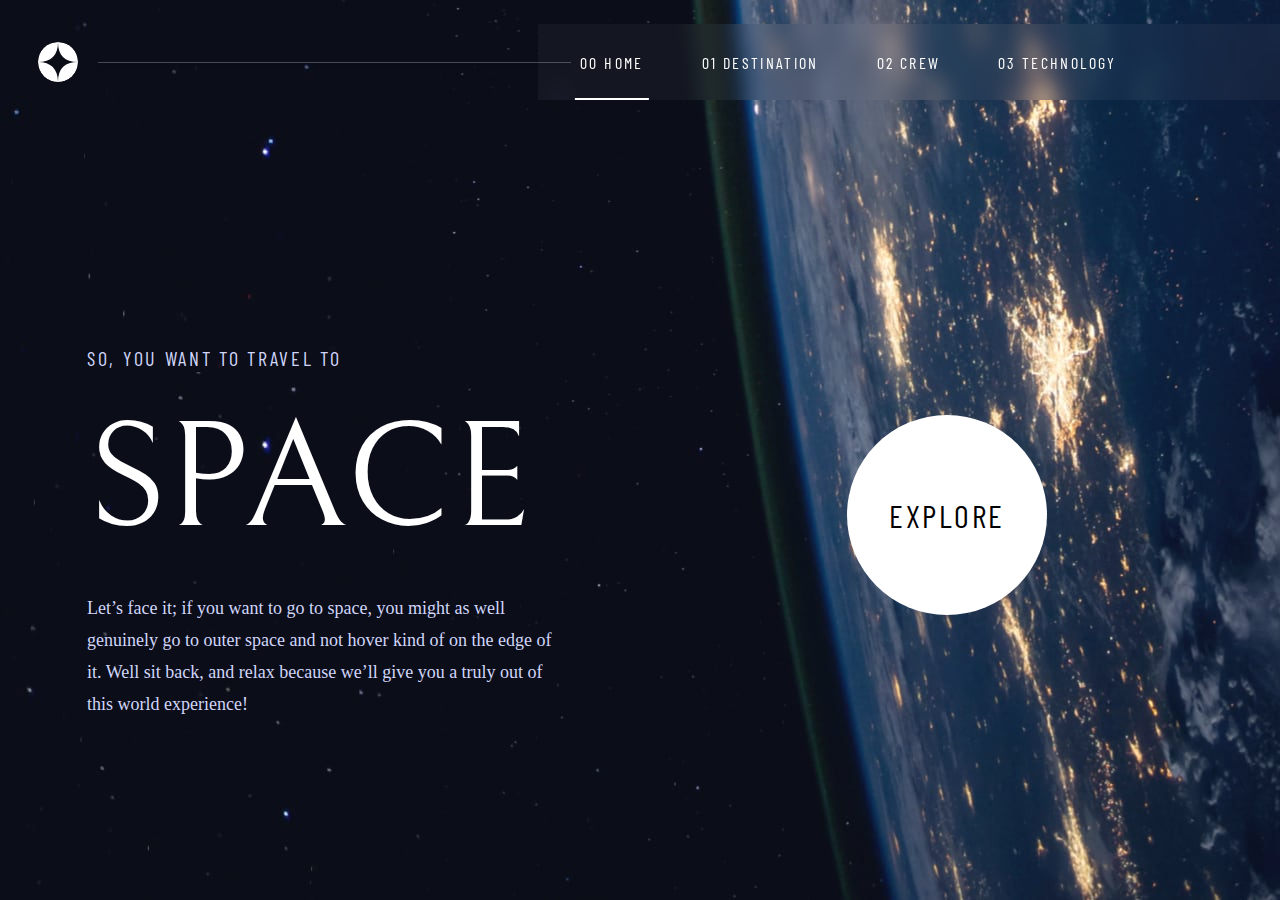
<file: index.html>
<!DOCTYPE html>
<html lang="en">

<head>
  <meta charset="UTF-8">
  <meta name="viewport" content="width=device-width, initial-scale=1.0">

  <link rel="icon" type="image/png" sizes="32x32" href="favicon-32x32.png">
  <link rel="preconnect" href="https://fonts.googleapis.com">
  <link rel="preconnect" href="https://fonts.gstatic.com" crossorigin>
  <link href="https://fonts.googleapis.com/css2?family=Barlow+Condensed&family=Bellefair&display=swap" rel="stylesheet">
  <link rel="stylesheet" href="style.css">
  <title> Space tourism website</title>
</head>

<body>
  <section class="homepage">
    <div class="header">
      <a href="#" class="logo"></a>
      <div class="nav ">

        <div class="position">
          <a href="#" class="link"></a>
          <div class="position-underline active"></div>

          <p><span class="numbers-nav">00</span> Home</p>
        </div>
        <div class="position">
          <a href="sites/destination-pages/destination.html" class="link"></a>
          <div class="position-underline"></div>
          <p> <span class="numbers-nav">01</span> Destination</p>
        </div>
        <div class="position">
          <a href="sites/crew/crew.html" class="link"></a>
          <div class="position-underline"></div>
          <p> <span class="numbers-nav">02</span> Crew</p>
        </div>
        <div class="position">
          <a href="sites/technology/technology.html" class="link"></a>
          <div class="position-underline"></div>
          <p> <span class="numbers-nav">03</span> Technology</p>
        </div>
      </div>
      <div class="hamburger">
        <div class="hamburger-element"></div>
        <div class="hamburger-element"></div>
        <div class="hamburger-element"></div>
      </div>
    </div>
    <div class="nav mobile">
      <div class="position">
        <a href="#" class="link"></a>
        <p><span class="numbers-nav">00</span> Home</p>
      </div>
      <div class="position">
        <a href="sites/destination-pages/destination.html" class="link"></a>
        <p> <span class="numbers-nav">01</span> Destination</p>
      </div>
      <div class="position">
        <a href="sites/crew/crew.html" class="link"></a>
        <p> <span class="numbers-nav">02</span> Crew</p>
      </div>
      <div class="position">
        <a href="sites/technology/technology.html" class="link"></a>
        <p> <span class="numbers-nav">03</span> Technology</p>
      </div>
    </div>

    <div class="main-section">
      <h5 class="second-header">
        So, you want to travel to
      </h5>
      <h1 class="main-header"> Space</h1>
      <div class="section-description">
        <p> Let’s face it; if you want to go to space, you might as well genuinely go to
          outer space and not hover kind of on the edge of it. Well sit back, and relax
          because we’ll give you a truly out of this world experience!
        </p>
      </div>
    </div>
    <div class="btn-section">
      <div class="btn">
        <a href="sites/destination-pages/destination.html" class="link"></a>
        <div class="btn-overflow"></div>
        <span class="txt-btn">Explore</span>
      </div>
    </div>




  </section>
  <script src="script.js"></script>
</body>

</html>
</file>
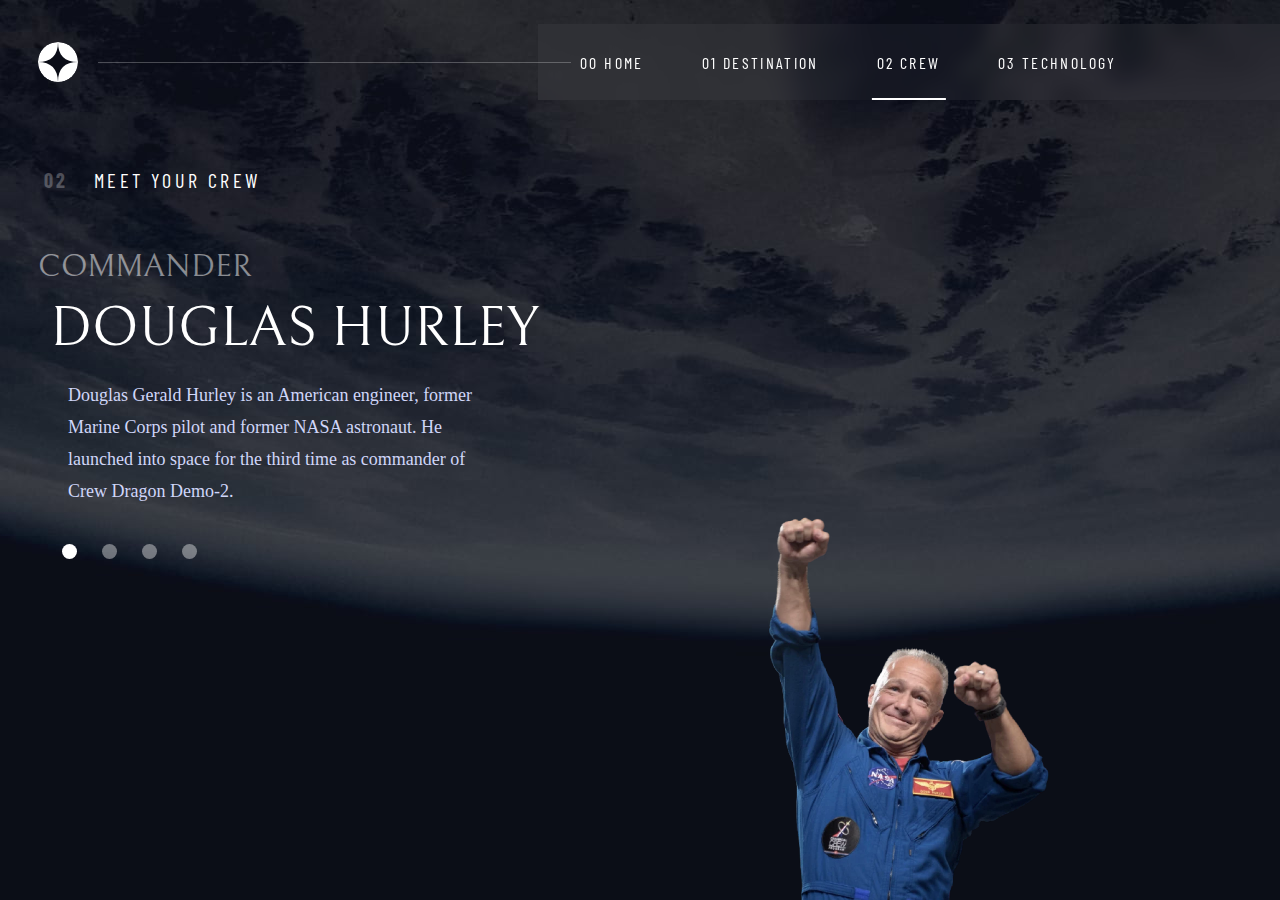
<file: sites/crew/crew.html>
<!DOCTYPE html>
<html lang="en">

<head>
    <meta charset="UTF-8">
    <meta http-equiv="X-UA-Compatible" content="IE=edge">
    <meta name="viewport" content="width=device-width, initial-scale=1.0">
    <title>02 Crew</title>
    <link rel="icon" type="image/png" sizes="32x32" href="../../favicon-32x32.png">
    <link href="https://fonts.googleapis.com/css2?family=Barlow+Condensed&family=Bellefair&display=swap"
        rel="stylesheet">
    <link rel="stylesheet" href="../nav.css">
    <link rel="stylesheet" href="crew.css">
</head>

<body>
    <section class="crew">
        <div class="header">
            <a href="../../index.html" class="logo"></a>
            <div class="nav ">

                <div class="position">
                    <a href="../../index.html" class="link"></a>


                    <p><span class="numbers-nav">00</span> Home</p>
                    <div class="position-underline "></div>
                </div>
                <div class="position">
                    <a href="../destination-pages/destination.html" class="link"></a>
                    <div class="position-underline "></div>

                    <p> <span class="numbers-nav">01</span> Destination</p>
                </div>
                <div class="position">
                    <a href="#" class="link"></a>
                    <div class="position-underline active"></div>

                    <p> <span class="numbers-nav">02</span> Crew</p>
                </div>
                <div class="position">
                    <a href="../technology/technology.html" class="link"></a>
                    <div class="position-underline"></div>
                    <p> <span class="numbers-nav">03</span> Technology</p>
                </div>
            </div>
            <div class="hamburger">
                <div class="hamburger-element"></div>
                <div class="hamburger-element"></div>
                <div class="hamburger-element"></div>
            </div>
        </div>
        <div class="nav mobile">
            <div class="position">
                <a href="index.html" class="link"></a>
                <p><span class="numbers-nav">00</span> Home</p>
            </div>
            <div class="position">
                <a href="../destination-pages/destination.html" class="link"></a>
                <p> <span class="numbers-nav">01</span> Destination</p>
            </div>
            <div class="position">
                <a href="#" class="link"></a>
                <p> <span class="numbers-nav">02</span> Crew</p>
            </div>
            <div class="position">
                <a href="../technology/technology.html" class="link"></a>
                <p> <span class="numbers-nav">03</span> Technology</p>
            </div>
        </div>
        <div class="crew-img">
            <h5 class="second-header">
                <span class="numbers">02</span>
                Meet your crew
            </h5>

            <img src="../../assets/crew/image-douglas-hurley.webp" alt="Peron in crew">
            <div class="img-underline"></div>

        </div>
        <div class="section-description">

            <div class="sub-menu mobile">
                <button data-slide="0" class="element active"></button>
                <button data-slide="1" class="element"></button>
                <button data-slide="2" class="element"></button>
                <button data-slide="3" class="element"></button>
            </div>
            <h2 class="second-header desktop">
                <span class="numbers">02</span>
                Meet your crew
            </h2>
            <div class="person">
                <h3 class="job">Commander </h3>
                <h2 class="name active">Douglas Hurley</h2>
                <p class="description active">
                    Douglas Gerald Hurley is an American engineer, former Marine Corps pilot and former NASA astronaut.
                    He
                    launched into space for the third time as commander of Crew Dragon Demo-2.
                </p>

                <div class="sub-menu desktop">
                    <button data-slide="0" class="element active"></button>
                    <button data-slide="1" class="element"></button>
                    <button data-slide="2" class="element"></button>
                    <button data-slide="3" class="element"></button>
                </div>
            </div>
        </div>
    </section>
    <script src="crew.js"></script>
    <script src="../../script.js"></script>
</body>

</html>
</file>
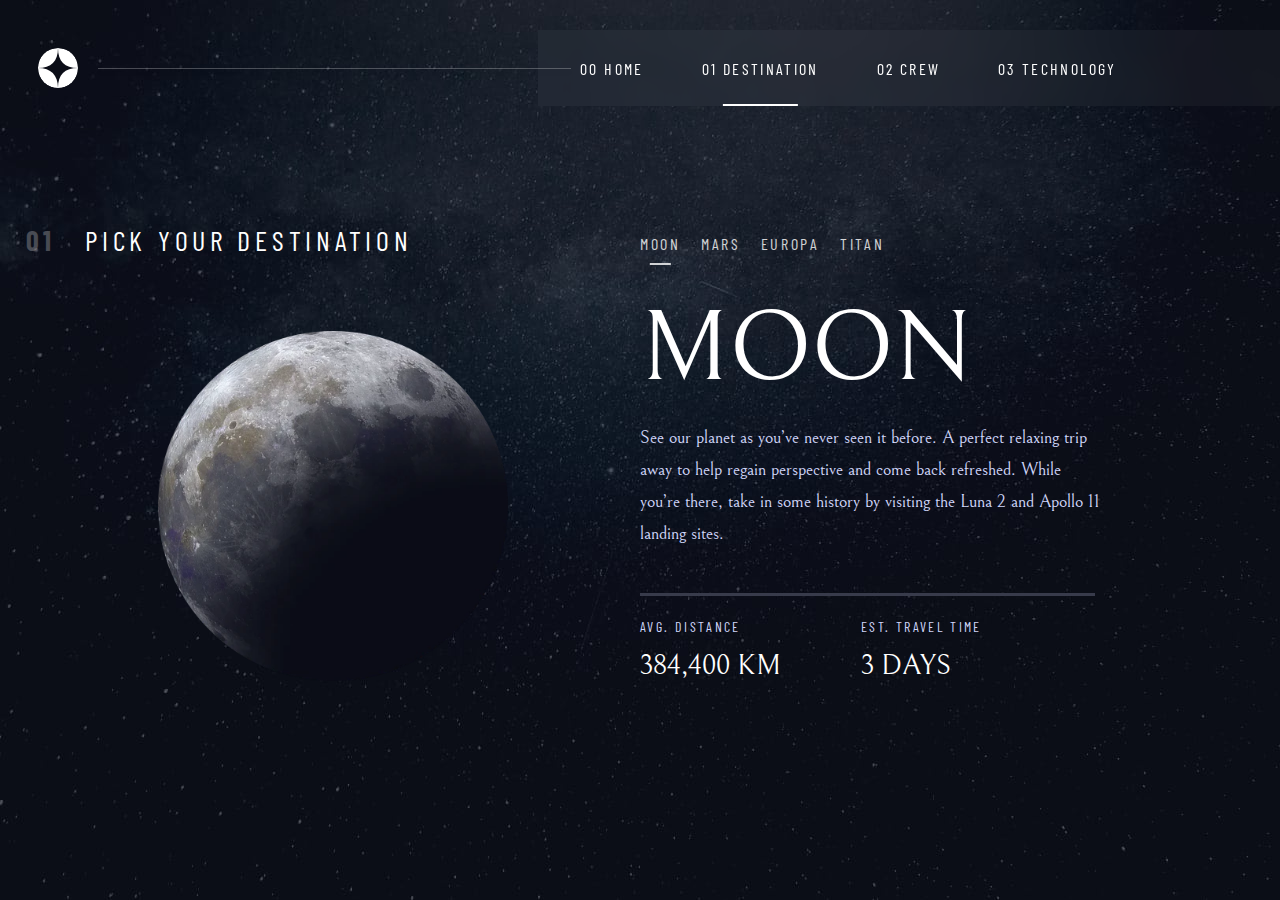
<file: sites/destination-pages/destination.html>
<!DOCTYPE html>
<html lang="en">

<head>
    <meta charset="UTF-8">
    <meta http-equiv="X-UA-Compatible" content="IE=edge">
    <meta name="viewport" content="width=device-width, initial-scale=1.0">
    <title> 01 Pick your destination</title>
    <link rel="icon" type="image/png" sizes="32x32" href="../../favicon-32x32.png">
    <link href="https://fonts.googleapis.com/css2?family=Barlow+Condensed&family=Bellefair&display=swap"
        rel="stylesheet">
    <link rel="stylesheet" href="desctination-style.css">

</head>

<body>
    <section class="destination">
        <div class="header">
            <a href="../../index.html" class="logo"></a>
            <div class="nav ">

                <div class="position">
                    <a href="../../index.html" class="link"></a>


                    <p><span class="numbers-nav">00</span> Home</p>
                    <div class="position-underline "></div>
                </div>
                <div class="position">
                    <a href="#" class="link"></a>
                    <div class="position-underline active"></div>

                    <p> <span class="numbers-nav">01</span> Destination</p>
                </div>
                <div class="position">
                    <a href="../crew/crew.html" class="link"></a>
                    <div class="position-underline"></div>
                    <p> <span class="numbers-nav">02</span> Crew</p>
                </div>
                <div class="position">
                    <a href="../technology/technology.html " class="link"></a>
                    <div class="position-underline"></div>
                    <p> <span class="numbers-nav">03</span> Technology</p>
                </div>
            </div>
            <div class="hamburger">
                <div class="hamburger-element"></div>
                <div class="hamburger-element"></div>
                <div class="hamburger-element"></div>
            </div>
        </div>
        <div class="nav mobile">
            <div class="position">
                <a href="../../index.html" class="link"></a>
                <p><span class="numbers-nav">00</span> Home</p>
            </div>
            <div class="position">
                <a href="#" class="link"></a>
                <p> <span class="numbers-nav">01</span> Destination</p>
            </div>
            <div class="position">
                <a href="../crew/crew.html" class="link"></a>
                <p> <span class="numbers-nav">02</span> Crew</p>
            </div>
            <div class="position">
                <a href="../technology/technology.html" class="link"></a>
                <p> <span class="numbers-nav">03</span> Technology</p>
            </div>
        </div>

        <div class="destination-section">
            <h5 class="second-header">
                <span class="numbers">01</span> Pick your destination
            </h5>
            <div class="planet moon"></div>

        </div>
        <div class="description-section">
            <div class="destination-nav">
                <div class="sub-position moon" data-slide="0">
                    <span class="position-underline active"></span>
                    Moon

                </div>
                <div class="sub-position mars" data-slide="1">
                    Mars
                    <div class="position-underline "></div>

                </div>
                <div class="sub-position europa" data-slide="2">
                    Europa
                    <div class="position-underline "></div>

                </div>

                <div class="sub-position titan" data-slide="3">
                    Titan
                    <div class="position-underline "></div>

                </div>

            </div>
            <h1 class="main-header"> Moon</h1>
            <div class="description">
                <p>See our planet as you’ve never seen it before. A perfect relaxing trip away to help regain
                    perspective and come back refreshed. While you’re there, take in some history by visiting the Luna 2
                    and Apollo 11 landing sites.</p>
            </div>
            <div class="info-wrapper">
                <div class="info">
                    <h6 class="info-header ">avg. distance</h6>
                    <p class="info-description">384,400 km</p>
                </div>
                <div class="info">
                    <h6 class="info-header">Est. travel time</h6>
                    <p class="info-description">3 days</p>
                </div>
            </div>
        </div>
    </section>
    <script src="../../script.js"></script>
    <script src="destination.js"></script>
</body>

</html>
</file>
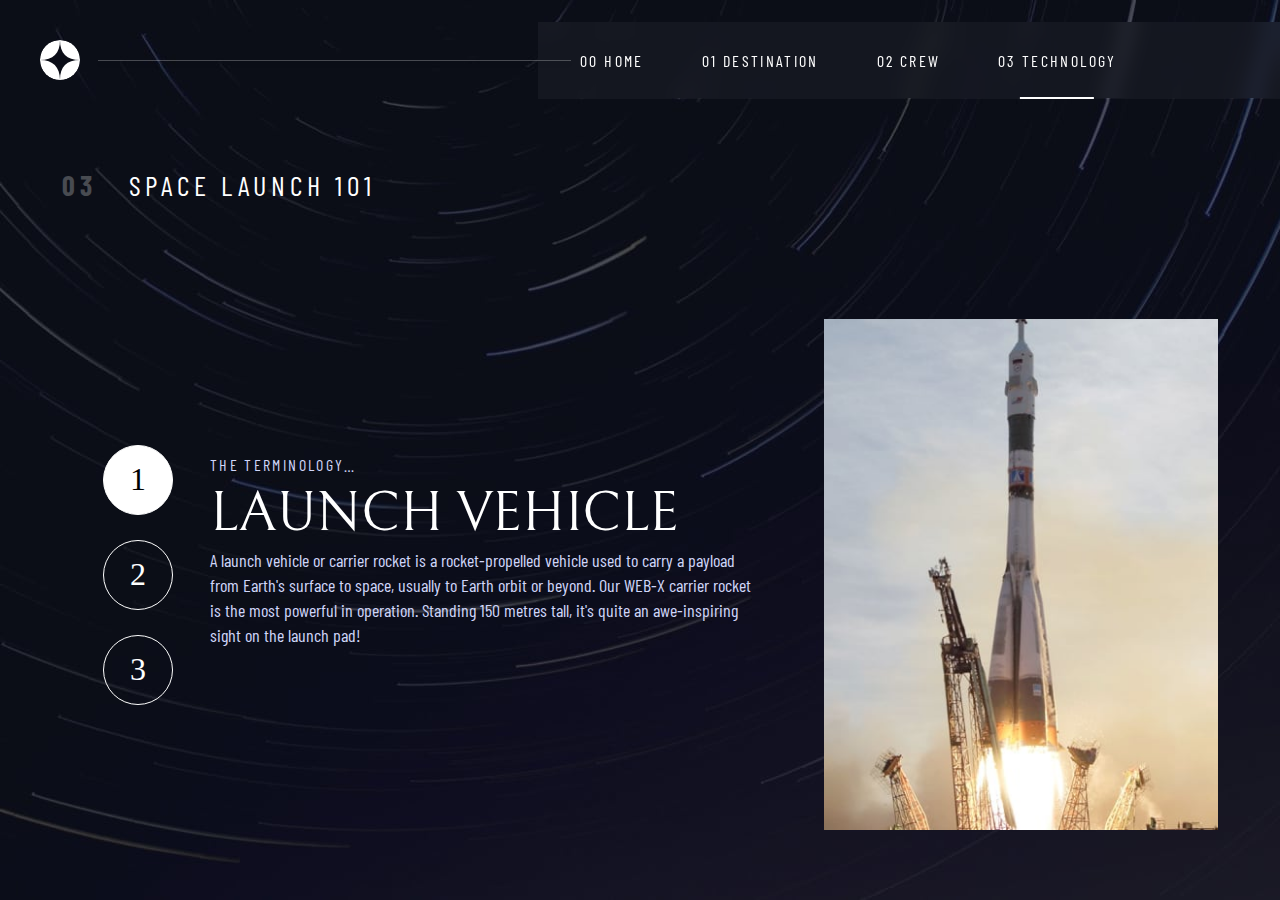
<file: sites/technology/technology.html>
<!DOCTYPE html>
<html lang="en">

<head>
    <meta charset="UTF-8">
    <meta http-equiv="X-UA-Compatible" content="IE=edge">
    <meta name="viewport" content="width=device-width, initial-scale=1.0">
    <title>Technology</title>
    <link rel="icon" type="image/png" sizes="32x32" href="../../favicon-32x32.png">
    <link href="https://fonts.googleapis.com/css2?family=Barlow+Condensed&family=Bellefair&display=swap"
        rel="stylesheet">
    <link rel="stylesheet" href="../nav.css">
    <link rel="stylesheet" href="technology.css">
</head>

<body>
    <section class="technology">
        <div class="header">
            <a href="../../index.html" class="logo"></a>
            <div class="nav">

                <div class="position">
                    <a href="../../index.html" class="link"></a>


                    <p><span class="numbers-nav">00</span> Home</p>
                    <div class="position-underline "></div>
                </div>
                <div class="position">
                    <a href="../destination-pages/destination.html" class="link"></a>
                    <div class="position-underline "></div>

                    <p> <span class="numbers-nav">01</span> Destination</p>
                </div>
                <div class="position">
                    <a href="../crew/crew.html" class="link"></a>
                    <div class="position-underline"></div>

                    <p> <span class="numbers-nav">02</span> Crew</p>
                </div>
                <div class="position">
                    <a href="#" class="link"></a>
                    <div class="position-underline active"></div>
                    <p> <span class="numbers-nav  ">03</span> Technology</p>
                </div>
            </div>
            <div class="nav mobile">
                <div class="position">
                    <a href="index.html" class="link"></a>
                    <p><span class="numbers-nav">00</span> Home</p>
                </div>
                <div class="position">
                    <a href="../destination-pages/destination.html" class="link"></a>
                    <p> <span class="numbers-nav">01</span> Destination</p>
                </div>
                <div class="position">
                    <a href="../crew/crew.html" class="link"></a>
                    <p> <span class="numbers-nav">02</span> Crew</p>
                </div>
                <div class="position ">
                    <a href="#" class="link"></a>
                    <p> <span class="numbers-nav  active">03</span> Technology</p>
                </div>
            </div>
            <div class="hamburger">
                <div class="hamburger-element"></div>
                <div class="hamburger-element"></div>
                <div class="hamburger-element"></div>
            </div>
        </div>
        <h2 class="second-header ">
            <span class="numbers">03</span>
            Space Launch 101
        </h2>
        <div class="img-section">
            <div class="img"></div>
        </div>
        <div class="description-section">
            <div class="sub-menu">
                <div class="element active" data-slide="0">1</div>
                <div class="element" data-slide="1">2</div>
                <div class="element" data-slide="2">3</div>
            </div>

            <div class="txt-wrapper">
                <div class="technology-name">
                    <h6>THE TERMINOLOGY…</h6>
                    <h2>LAUNCH VEHICLE</h2>
                </div>
                <div class="technology-description">
                    <p>A launch vehicle or carrier rocket is a rocket-propelled vehicle used to carry a payload from
                        Earth's
                        surface to space, usually to Earth orbit or beyond. Our WEB-X carrier rocket is the most
                        powerful in
                        operation. Standing 150 metres tall, it's quite an awe-inspiring sight on the launch pad!</p>
                </div>
            </div>
    </section>




    <script src="technology.js"></script>

    <script src="../../script.js"></script>
</body>

</html>
</file>
<file: style.css>
@import url("sites/nav.css");

:root {
  --main_font: "Bellefair", serif;
  --second_font: "Barlow Condensed", sans-serif;
}
* {
  box-sizing: border-box;
  margin: 0;
  padding: 0;
}

.homepage {
  display: grid;
  grid-template-columns: 1fr;
  grid-template-rows: 0.3fr 0.5fr 1fr;
  padding: 2%;
  min-height: 100vh;
  position: relative;
  background-image: url(assets/home/background-home-mobile.jpg);
  background-position: bottom;
  background-size: cover;
  overflow: hidden;
  z-index: 0;
}

.main-section {
  grid-column: 1/2;
  grid-row: 2/3;
  display: flex;
  flex-direction: column;
  justify-content: center;
  align-items: center;
  gap: 25px;
  margin-top: 6%;
}
.second-header {
  font-size: 16px;
  font-family: var(--second_font);
  letter-spacing: 2.7px;
  font-weight: 400;
  text-transform: uppercase;
  color: rgba(208, 214, 249, 1);
}
.main-header {
  font-size: 80px;
  font-family: var(--main_font);
  font-weight: 400;
  text-transform: uppercase;
  color: white;
}
.section-description {
  font-size: 15px;
  font-weight: 400;
  line-height: 25px;
  text-align: center;
  padding: 0 5%;
  color: rgba(208, 214, 249, 1);
}

.btn-section {
  grid-row: 3/4;
  display: flex;
  justify-content: center;
  align-items: center;
}
.btn {
  display: flex;
  justify-content: center;
  align-items: center;
  position: relative;
  width: 150px;
  height: 150px;

  border-radius: 50%;
  background-color: white;
  text-transform: uppercase;
  cursor: pointer;
  font-size: 23px;
  letter-spacing: 2.5px;
  font-weight: 400;
  font-family: var(--second_font);
}

.btn-overflow {
  display: block;
  position: absolute;
  z-index: -1;
  width: 0;
  height: 0;
  top: 50%;
  left: 50%;
  transform: translate(-50%, -50%);
  border-radius: 50%;
  background-color: rgba(255, 255, 255, 0.24);
  transition: 0.3s;
}
.btn:hover .btn-overflow {
  width: 150%;
  height: 150%;
}

@media (min-width: 624px) {
  .homepage {
    background-image: url(assets/home/background-home-tablet.jpg);
  }
}

@media (min-width: 766px) {
  .homepage {
    grid-template-rows: 0.3fr 1fr 1fr;
  }

  .second-header {
    font-size: 20px;
  }
  .main-header {
    font-size: 150px;
  }
  .section-description {
    width: 80%;
    font-size: 17px;
  }
  .btn {
    width: 200px;
    height: 200px;
    font-size: 32px;
  }
}

@media (min-width: 814px) {
  .homepage {
    grid-template-rows: 0.3fr 1fr 1fr;
    background-image: url(assets/home/background-home-desktop.jpg);
  }
  .btn-section {
    grid-row: 3/5;
  }
}

@media (min-width: 1024px) {
  .homepage {
    grid-template-columns: 1fr 1fr;
    grid-template-rows: 0.18fr 1fr;
    max-width: 2000px;
    margin: 0 auto;
  }
  .main-section {
    align-items: start;
    margin-left: 10%;
  }
  .main-header {
    animation: slideHeader both 2.5s;
  }
  .section-description {
    width: 85%;
    padding: 0;
    text-align: start;
    font-weight: 400;
    font-size: 18px;
    line-height: 32px;
  }
  .btn-section {
    grid-row: 2/3;
  }

  @keyframes slideHeader {
    0% {
      margin-left: 0;
    }
    100% {
      margin-left: 5%;
    }
  }
}
</file>
<file: sites/nav.css>
.header {
  grid-column: 1/2;
  grid-row: 1/2;
  display: flex;
  align-items: center;
  justify-content: space-between;
  max-height: 73px;
  width: 100%;
  padding: 4% 2%;
}
.logo {
  cursor: pointer;
  width: 40px;
  height: 40px;
  border-radius: 50%;
  background-image: url(../assets/shared/logo.svg);
  background-position: center;
  background-size: cover;
  background-repeat: no-repeat;
}

.hamburger {
  width: 8%;
  display: flex;
  flex-direction: column;
  align-items: center;
  justify-content: center;
  gap: 8px;
}
.hamburger-element {
  width: 30px;
  height: 3px;
  background-color: #d0d6f9;
  border-radius: 5px;
  position: relative;
  z-index: 11;
  transition: 0.3s;
}

.nav.mobile {
  position: absolute;
  right: -100%;
  top: 0;
  bottom: 0;
  padding-top: 17%;
  display: flex;
  flex-direction: column;
  justify-content: start;
  align-items: center;
  backdrop-filter: blur(15px);
  -webkit-backdrop-filter: blur(15px);
  width: 75%;
  z-index: 10;
  transition: 0.3s;
}
.nav {
  display: none;
}
.position {
  position: relative;
  width: 80%;
  text-align: start;
  padding: 10% 0;
  color: white;

  text-transform: uppercase;

  font-family: "Barlow Condensed";
  font-style: normal;
  font-weight: 400;
  font-size: 16px;
  line-height: 17px;
  /* identical to box height */

  letter-spacing: 2.3625px;
}
.link {
  position: absolute;
  left: 0;
  right: 0;
  top: 0;
  bottom: 0;
}
.numbers {
  margin-right: 3%;
  font-weight: bold;
}
@media (min-width: 492px) {
  .position {
    padding: 5% 0;
  }
}

@media (min-width: 724px) {
  .header {
    display: flex;
    padding: 2%;
  }
  .logo {
    margin: auto 0;
  }
  .nav {
    display: flex;
    justify-content: space-around;
    position: absolute;
    right: 0;
    width: 75%;

    background-color: rgba(255, 255, 255, 0.041);
  }

  .nav.mobile {
    display: none;
  }
  .hamburger {
    display: none;
  }

  .position {
    text-align: center;
    position: relative;
    padding: 6% 0;
  }
  .position-underline {
    display: block;
    content: "";
    position: absolute;
    bottom: 0;
    left: 50%;
    transform: translate(-50%);
    width: 0;
    height: 2px;
    background-color: rgba(255, 255, 255, 0.322);
    transition: 0.3s;
  }

  .position:hover .position-underline {
    width: 50%;
  }
  .position-underline.active {
    width: 50%;
    background-color: #fff;
  }
}
@media (orientation: landscape) and (min-width: 740px) {
  .nav.mobile {
    padding-top: 10%;
  }
}
@media (min-width: 896px) and (orientation: landscape) {
  .nav.mobile {
    padding: 8%;
  }
}

@media (min-width: 814px) {
  .nav {
    backdrop-filter: blur(10px);
  }
}
@media (min-width: 912px) {
  .nav {
    width: 68%;
  }
}
@media (min-width: 1200px) {
  .nav {
    width: 58%;
    justify-content: flex-start;
  }
  .nav::after {
    display: block;
    content: "";
    position: absolute;
    width: 473px;
    height: 1px;
    left: -440px;
    top: 50%;
    background: #ffffff;
    mix-blend-mode: normal;
    opacity: 0.25;
    box-shadow: 0px 4px 4px rgba(0, 0, 0, 0.25);
  }

  .position {
    width: 20%;
    font-size: 16px;
    padding: 4% 0;
  }
}

/* Annimation */

.nav.mobile.active {
  right: 0;
}
.hamburger-element.active {
  width: 25px;
  height: 4px;
}
.hamburger-element:nth-child(1).active {
  transform: skewY(-42deg);
}
.hamburger-element:nth-child(2).active {
  transform: skewY(42deg) translateY(-11px);
}
.hamburger-element:nth-child(3).active {
  display: none;
}
</file>
<file: sites/crew/crew.css>
:root {
  --main_font: "Bellefair";
  --second_font: "Barlow Condensed", sans-serif;
}

* {
  box-sizing: border-box;
  margin: 0;
  padding: 0;
}
.crew {
  display: grid;
  grid-template-columns: 1fr;
  grid-template-rows: 0.1fr 0.3fr 0.7fr;
  position: relative;
  z-index: 0;
  min-height: 100vh;
  padding: 2%;
  background-image: url(../../assets/crew/background-crew-mobile.jpg);
  background-position: center;
  background-size: cover;
  background-repeat: no-repeat;
  overflow: hidden;
  padding-bottom: 15%;
}

.second-header {
  font-size: 20px;
  font-family: var(--second_font);
  letter-spacing: 2.7px;
  font-weight: 400;
  text-align: center;
  text-transform: uppercase;
  color: white;
  margin: 5% 0;
}
.second-header.desktop {
  display: none;
}
.numbers {
  opacity: 0.25;
}

.crew-img img {
  display: block;
  position: relative;
  width: 50%;
  margin: 10% auto 0;
}
.img-underline {
  width: 100%;
  height: 1px;
  background-color: rgba(255, 255, 255, 0.247);
}
.sub-menu {
  display: flex;
  justify-content: center;
  align-items: center;
  gap: 25px;
  margin: 8%;
  border: 0;
}
.sub-menu.desktop {
  display: none;
}
.sub-menu .element {
  width: 15px;
  height: 15px;
  border-radius: 50%;
  background-color: #ffffff66;
  border: 0;
  transition: 0.3s;
}

.sub-menu .element:hover {
  background-color: white;
}
.sub-menu .element.active {
  background-color: white;
}
.job {
  font-family: var(--main_font);
  font-style: normal;
  font-weight: 400;
  font-size: 16px;
  line-height: 18px;
  text-align: center;
  text-transform: uppercase;
  color: #ffffff;
  mix-blend-mode: normal;
  opacity: 0.5;
  margin-bottom: 3.5%;
}
.name {
  font-family: var(--main_font);
  font-style: normal;
  font-weight: 400;
  font-size: 24px;
  line-height: 28px;
  text-align: center;
  text-transform: uppercase;
  color: #ffffff;
  margin-bottom: 6%;
}
.description {
  width: 80%;
  font-family: "Barlow";
  display: block;
  position: relative;
  font-style: normal;
  font-weight: 400;
  font-size: 15px;
  line-height: 25px;
  text-align: center;
  color: #d0d6f9;
  margin: 0 auto;
}

@media (min-width: 667px) and (orientation: landscape) {
  .crew-img img {
    width: 38%;
  }
}

@media (min-width: 900px) and (orientation: landscape) {
  .sub-menu {
    margin: 4%;
  }
  .job {
    margin-bottom: 0;
  }
  .name {
    margin: 2%;
  }
}

@media (min-width: 810px) and (orientation: portrait) {
  .crew {
    grid-template-rows: 0.15fr 0.3fr 0.7fr;
  }
  .crew-img img {
    width: 46%;
  }
}

@media screen and (min-width: 724px) {
  .crew {
    grid-template-rows: 0.1fr 0.2fr 0.8fr;
    padding-bottom: 20%;
    background-image: url(../../assets/crew/background-crew-tablet.jpg);
  }
  .sub-menu {
    margin: 6%;
  }
  .crew-img {
    grid-row: 3/4;
  }
  .second-header {
    display: none;
  }
  .second-header.desktop {
    display: block;
    line-height: 24px;
    letter-spacing: 3.375px;
    font-size: 20px;
    margin-left: 3%;
    margin-top: 9%;
    text-align: left;
  }
  .sub-menu {
    display: none;
    margin: 4%;
  }
  .sub-menu.desktop {
    display: flex;
  }
  .person {
    display: grid;
    grid-template-rows: 0.1fr 0.2fr 1.2fr 0.2fr;
  }
  .job {
    font-size: 24px;
    line-height: 28px;
  }
  .name {
    font-size: 40px;
    line-height: 46px;

    margin-bottom: 3%;
  }
  .description {
    width: 70%;
    font-size: 16px;
    line-height: 28px;
  }
  .crew-img img {
    position: absolute;
    bottom: 0;
    left: 50%;
    transform: translate(-50%);
  }
  .img-underline {
    display: none;
  }
}

@media screen and (min-width: 1024px) {
  .crew {
    grid-template-columns: 1fr 1fr;
    grid-template-rows: 0.1fr 0.9fr;
    background-image: url(../../assets/crew/background-crew-desktop.jpg);
    padding-bottom: 0;
  }
  .section-description {
    grid-column: 1/2;
    grid-row: 2/3;
    display: flex;
    flex-direction: column;
  }
  .second-header {
    font-size: 28px;
    line-height: 34px;
    letter-spacing: 4.725px;
    text-align: left;
  }
  .person {
    display: grid;
    grid-template-rows: 0.1fr 0.2fr 1.5fr 0.2fr;
    margin: auto;
    margin-left: 2%;
    margin-top: 4%;
  }
  .job {
    font-size: 32px;
    line-height: 37px;
    text-align: start;
  }
  .name {
    font-size: 56px;
    line-height: 64px;
    text-align: start;
  }
  .description {
    margin: 0 5%;
    font-size: 18px;
    line-height: 32px;
    text-align: start;
  }
  .sub-menu.desktop {
    justify-content: start;
  }
  .crew-img img {
    left: 71%;
  }
}
@media (min-width: 1216px) {
  .crew-img img {
    width: 22%;
  }
}
@media (min-width: 1500px) {
  .crew {
    padding-bottom: 0;
  }
  .crew-img img {
    width: 28%;
  }
  .person {
    margin-left: 8%;
  }
  .name {
    margin-left: 0;
    transition: 0.5s;
  }
  .name.active {
    margin-left: 2%;
  }
  .description {
    margin-left: 0;
    transition: 0.5s;
  }
  .description.active {
    margin-left: 2%;
    transition: 0.5s;
  }
}
@media (min-width: 1754px) {
  .crew-img img {
    width: 25%;
  }
}
@media (min-width: 2021px) {
  .crew-img img {
    width: 28%;
  }
}
@media (min-width: 2268px) {
  .crew-img img {
    width: 28%;
  }
}
@media (min-width: 2372px) {
  .crew-img img {
    width: 25%;
  }
}
</file>
<file: sites/destination-pages/desctination-style.css>
@import url("../nav.css");
:root {
  --main_font: "Bellefair";
  --second_font: "Barlow Condensed", sans-serif;
}
* {
  box-sizing: border-box;
  margin: 0;
  padding: 0;
}
.destination {
  display: grid;
  grid-template-columns: 1fr;
  grid-template-rows: 0.25fr 0.3fr 0.7fr;
  position: relative;
  min-height: 100vh;
  padding: 2%;
  background-image: url(../../assets/destination/background-destination-mobile.jpg);
  background-position: center;
  background-size: cover;
  background-repeat: no-repeat;
  overflow: hidden;
}

.second-header {
  font-size: 20px;
  font-family: var(--second_font);
  letter-spacing: 2.7px;
  font-weight: 400;
  text-align: center;
  text-transform: uppercase;
  color: white;
  margin: 5% 0;
}
.planet {
  width: 175px;
  height: 175px;

  background-position: center;
  background-size: cover;
  background-repeat: no-repeat;
  margin: 9% auto;
}
.numbers {
  opacity: 0.25;
}
.destination-nav {
  display: flex;
  color: white;
  text-transform: uppercase;
  justify-content: center;
  gap: 20px;

  font-size: 16px;
  opacity: 80%;
  font-weight: 400;
  letter-spacing: 2.3625px;
  padding: 2% 0;
}
.sub-position {
  padding: 2% 0;
  position: relative;
  font-family: var(--second_font);
  cursor: pointer;
}
.main-header {
  margin: 5% 0 3%;
  font-size: 56px;
  text-transform: uppercase;
  text-align: center;
  color: white;
  font-family: var(--main_font);
  font-style: normal;
  font-weight: 400;
}
.sub-position::after {
  content: "";
  display: block;
  position: absolute;
  bottom: 0;
  left: 50%;
  transform: translate(-50%, 50%);
  width: 0;
  height: 2px;
  background-color: white;
  transition: 0.3s;
}
.sub-position:hover::after {
  width: 35%;
}
.description {
  position: relative;
  text-align: center;
  color: #d0d6f9;
  font-family: var(--main_font);
  font-weight: 400;
  font-size: 15px;
  width: 80%;
  margin: 0 auto;
  line-height: 25px;
}
.description:after {
  display: block;
  content: "";
  position: absolute;
  backdrop-filter: blur(10px);
  background-color: #383b4b;
  width: 100%;
  height: 0.1px;
  margin-top: 8%;
}

.info-wrapper {
  display: flex;
  flex-direction: column;
  gap: 30px;
  margin-top: 15%;
}
.info {
  display: flex;
  flex-direction: column;
  justify-content: center;
  align-items: center;
  color: white;
}
.info-header {
  font-family: var(--second_font);
  font-style: normal;
  font-weight: 400;
  font-size: 14px;
  line-height: 17px;
  text-align: center;
  letter-spacing: 2.3625px;
  text-transform: uppercase;
  color: #d0d6f9;
}
.info-description {
  font-family: "Bellefair";
  font-style: normal;
  font-weight: 400;
  font-size: 28px;
  line-height: 32px;
  text-align: center;
  text-transform: uppercase;

  color: #ffffff;
}

@media screen and (orientation: landscape) and (min-width: 320px) {
  .description {
    width: 75%;
    margin: 0 auto;
  }
}
@media screen and (orientation: landscape) and (min-width: 740px) {
  .planet {
    margin: 5% auto;
  }
}

@media screen and (min-width: 766px) {
  .second-header {
    font-size: 20px;
  }
}
@media screen and (min-width: 724px) {
  .destination {
    grid-template-rows: 0.15fr 0.1fr 0.3fr 0.7fr;
    background-image: url(../../assets/destination/background-destination-desktop.jpg);
  }
  .second-header {
    line-height: 24px;
    letter-spacing: 3.375px;
    text-align: left;
  }
  .planet {
    margin: 3% auto;
    width: 300px;
    height: 300px;
  }
  .destination-nav {
    font-size: 20px;
    line-height: 19.2px;
  }
  .main-header {
    margin: 2% 0 2%;
    font-size: 80px;
    line-height: 92px;
  }
  .description {
    font-size: 16px;
  }
  .description:after {
    height: 2.8px;
    margin-top: 7%;
  }
  .info-wrapper {
    margin-top: 11%;
  }
}
@media screen and (min-width: 1024px) {
  .destination {
    grid-template-columns: 1fr 1fr;
    grid-template-rows: 0.1fr 0.79fr;
    align-items: center;
  }
  .second-header {
    font-size: 28px;
    line-height: 34px;

    letter-spacing: 4.725px;
  }
  .planet {
    width: 350px;
    height: 350px;
  }
  .destination-nav {
    justify-content: start;
    font-size: 16px;
    line-height: 19px;
    letter-spacing: 2.7px;
  }
  .destination-section {
    grid-row: 2/3;
    display: flex;
    flex-direction: column;
    justify-content: center;
    gap: 25px;
  }
  .main-header {
    text-align: start;
    font-size: 100px;
    line-height: 120px;
  }
  .description {
    width: 100%;
    padding-right: 25%;
    font-weight: 400;
    font-size: 18px;
    line-height: 32px;
    text-align: start;
  }
  .description-section {
    grid-row: 2/3;
  }
  .description:after {
    width: 74%;
  }
  .info-wrapper {
    flex-direction: row;
    gap: 80px;
  }
  .info {
    gap: 15px;
    align-items: start;
  }
  .info-header {
    font-size: 14px;
    line-height: 17px;
    letter-spacing: 2.3625px;
    text-transform: uppercase;
  }
  .info-description {
    align-items: start;
    font-size: 28px;
  }
}
@media screen and (min-width: 1662px) {
  .description {
    padding-right: 35%;
  }
  .description:after {
    width: 64%;
  }
}

/* Change destination */
.planet.moon {
  background-image: url(../../assets/destination/image-moon.webp);
}
</file>
<file: sites/technology/technology.css>
:root {
  --main_font: "Bellefair";
  --second_font: "Barlow Condensed", sans-serif;
}
* {
  box-sizing: border-box;
  margin: 0;
  padding: 0;
}
.technology {
  display: grid;
  grid-template-columns: 1fr;
  grid-template-rows: 0.1fr 0.3fr 1fr 0.4fr;
  position: relative;
  z-index: 0;
  min-height: 100vh;
  background-image: url(../../assets/technology/background-technology-desktop.jpg);
  background-position: center;
  background-size: cover;
  background-repeat: no-repeat;
  overflow: hidden;
  padding-bottom: 15%;
}

.second-header {
  font-size: 20px;
  font-family: var(--second_font);
  letter-spacing: 2.7px;
  font-weight: 400;
  text-align: center;
  text-transform: uppercase;
  color: white;
  margin: 5% 0;
}
.numbers {
  opacity: 0.25;
}
.img-section {
  width: 76%;
  display: flex;
  justify-content: center;
  align-items: center;
  position: relative;
  margin: 0 auto;
}
.img {
  position: absolute;
  top: 0;
  left: 0;
  right: 0;
  bottom: 0;
  background-image: url(../../assets/technology/image-launch-vehicle-portrait.jpg);
  background-position: center;
  background-size: cover;
  background-repeat: no-repeat;
}
.sub-menu {
  display: flex;
  justify-content: center;
  align-items: center;
  gap: 25px;
}
.element {
  display: flex;
  justify-content: center;
  align-items: center;
  width: 35px;
  height: 35px;
  margin: 8% 0;
  color: white;
  border: 1.5px solid white;
  border-radius: 50%;
  cursor: pointer;
  transition: 0.3s;
}
.element:hover {
  background-color: white;
  color: black;
}

.technology-name h6 {
  margin: 2% 0;
  font-family: var(--second_font);
  font-style: normal;
  font-weight: 400;
  font-size: 14px;
  line-height: 17px;
  text-align: center;
  letter-spacing: 2.3625px;
  color: #d0d6f9;
}
.technology-name h2 {
  font-family: var(--main_font);
  font-style: normal;
  font-weight: 400;
  font-size: 24px;
  line-height: 28px;
  text-align: center;
  text-transform: uppercase;
  color: #ffffff;
}
.technology-description {
  width: 80%;
  margin: 0 auto;
  font-family: var(--second_font);
  font-style: normal;
  font-weight: 400;
  font-size: 15px;
  line-height: 25px;
  text-align: center;
  color: #d0d6f9;
}

@media (min-width: 667px) and (orientation: landscape) {
  .img {
    position: relative;
    width: 100%;
    aspect-ratio: 1 /1.3;
  }
  .element {
    margin: 4% 0;
  }
  .technology-description {
    width: 60%;
  }
}
@media (min-width: 700px) {
  .img-section {
    width: 50%;
    margin: 0 auto;
  }
}
@media (min-width: 750px) {
  .technology {
    grid-template-rows: 0.1fr 0.1fr 1.8fr 0.3fr;
  }
  .element {
    margin: 4% 0;
  }
}
@media (min-width: 1053px) {
  .technology {
    grid-template-columns: 0.6fr 0.4fr;
    grid-template-rows: 0.1fr 0.3fr 1fr;
    align-items: center;
    padding-bottom: 5%;
    padding: 2%;
  }
  .second-header {
    grid-row: 2/3;
    font-size: 28px;
    line-height: 34px;
    letter-spacing: 4.725px;
    text-align: left;
    margin-left: 5%;
  }
  .img-section {
    width: 100%;
    height: 100%;

    grid-column: 2/3;
    grid-row: 3/4;
  }
  .img {
    width: 80%;
    margin-left: 5%;
  }
  .description-section {
    display: flex;
    justify-content: end;
    flex-direction: row;
    grid-column: 1/2;
    grid-row: 3/4;
  }
  .sub-menu {
    flex-direction: column;
    align-items: end;
  }
  .txt-wrapper {
    display: flex;
    flex-direction: column;
    gap: 20px;
    width: 75%;
    margin-left: 5%;
  }
  .technology-name h6 {
    font-size: 16px;
    text-align: start;
    margin-bottom: 5%;
  }
  .technology-name h2 {
    font-size: 56px;
    text-align: start;
  }
  .technology-description {
    width: auto;
    text-align: start;
    font-size: 18px;
  }
  .element {
    width: 70px;
    height: 70px;
    font-size: 32px;
    margin: 0;
  }
}
@media (min-width: 1358px) {
  .img {
    width: 65%;
  }
}
@media (min-width: 1590px) {
  .description-section p {
    width: 70%;
  }
}
@media (min-width: 1816px) {
  .img {
    width: 60%;
  }
}

/* annimation */
.element.active {
  background-color: white;
  color: black;
}
</file>
